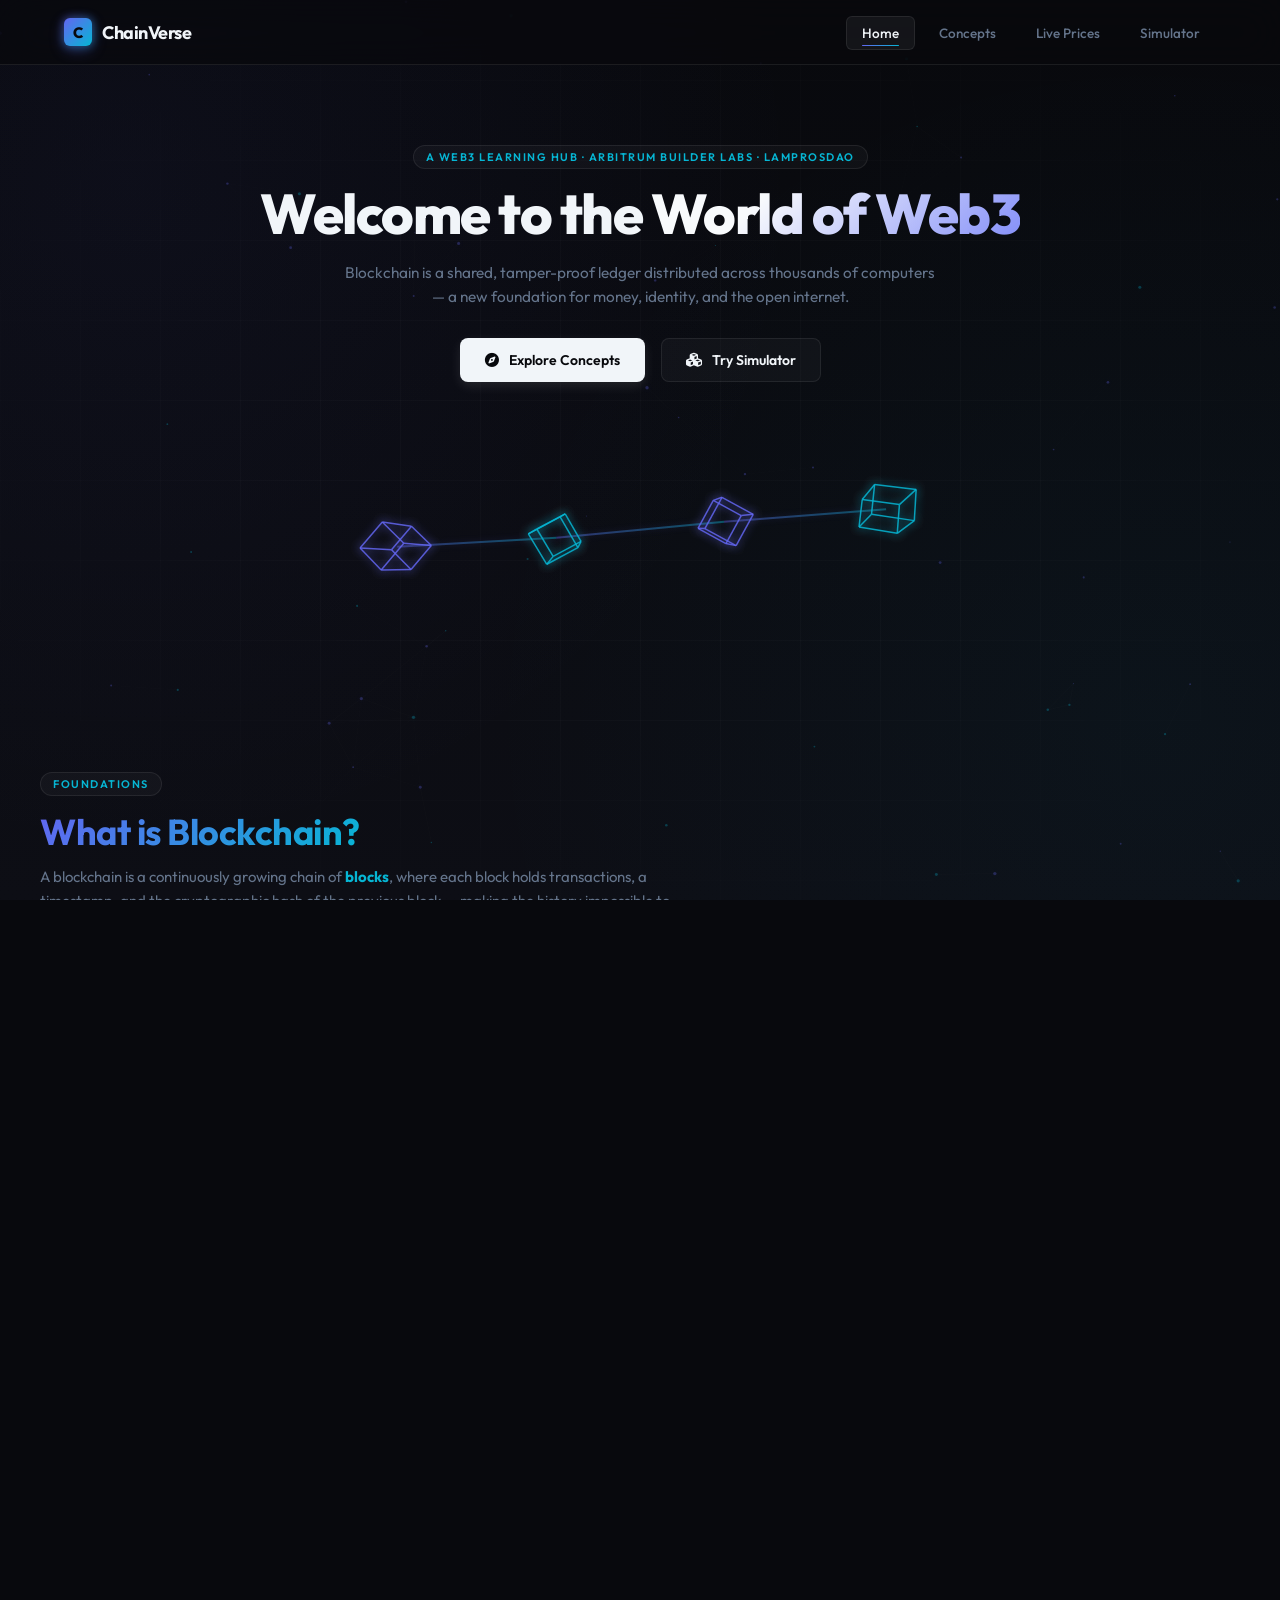
<file: index.html>
<!DOCTYPE html>
<html lang="en">
<head>
  <meta charset="UTF-8" />
  <meta name="viewport" content="width=device-width, initial-scale=1.0" />
  <title>ChainVerse — Welcome to the World of Web3</title>
  <meta name="description" content="ChainVerse is a dark futuristic Web3 learning hub: learn blocks, compare concepts, watch live crypto prices, and mine a simulated block." />
  <link rel="stylesheet" href="style.css" />
  <link rel="stylesheet" href="https://cdnjs.cloudflare.com/ajax/libs/font-awesome/6.5.1/css/all.min.css" />
  <link rel="icon" href="data:image/svg+xml;utf8,<svg xmlns='http://www.w3.org/2000/svg' viewBox='0 0 64 64'><defs><linearGradient id='g' x1='0' y1='0' x2='1' y2='1'><stop offset='0' stop-color='%238a5cff'/><stop offset='1' stop-color='%2321e6ff'/></linearGradient></defs><rect width='64' height='64' rx='14' fill='url(%23g)'/><text x='32' y='44' font-family='Space Grotesk' font-size='42' font-weight='800' text-anchor='middle' fill='%23050710'>C</text></svg>" />
  <script src="nav.js" defer></script>
</head>
<body>
  <!-- BG + NAV injected by nav.js -->

  <!-- HERO -->
  <header class="hero container">
    <span class="eyebrow reveal">A Web3 Learning Hub · Arbitrum Builder Labs · LamprosDAO</span>
    <h1 class="reveal delay-1">
      Welcome to the <span class="grad">World of Web3</span>
    </h1>
    <p class="lead reveal delay-2">
      Blockchain is a shared, tamper-proof ledger distributed across thousands of computers —
      a new foundation for money, identity, and the open internet.
    </p>
    <div class="flex gap-16 reveal delay-3">
      <a href="concepts.html" class="btn btn-primary">
        <i class="fa-solid fa-compass"></i> Explore Concepts
      </a>
      <a href="simulator.html" class="btn btn-secondary">
        <i class="fa-solid fa-cubes"></i> Try Simulator
      </a>
    </div>

    <!-- Floating animated chain of glowing blocks -->
    <canvas id="heroChain" class="chain-canvas" aria-hidden="true"></canvas>
  </header>

  <!-- WHAT IS BLOCKCHAIN -->
  <section class="section container">
    <div class="reveal" style="max-width:820px;">
      <span class="eyebrow">Foundations</span>
      <h2 class="section-title"><span class="grad">What is Blockchain?</span></h2>
      <p class="section-sub">
        A blockchain is a continuously growing chain of <strong style="color:var(--cyan)">blocks</strong>,
        where each block holds transactions, a timestamp, and the cryptographic
        hash of the previous block — making the history impossible to rewrite without breaking the whole chain.
      </p>
    </div>

    <div class="grid-3 mt-32">
      <div class="glass feature-card reveal">
        <div class="icon"><i class="fa-solid fa-cube"></i></div>
        <h3>Blocks</h3>
        <p>Containers of transactions grouped together and sealed with a cryptographic hash, then chained to the previous block.</p>
      </div>
      <div class="glass feature-card reveal delay-1">
        <div class="icon"><i class="fa-solid fa-link"></i></div>
        <h3>Chain</h3>
        <p>Every block references its predecessor's hash. Change one byte in old data and every following link goes red.</p>
      </div>
      <div class="glass feature-card reveal delay-2">
        <div class="icon"><i class="fa-solid fa-network-wired"></i></div>
        <h3>Decentralized</h3>
        <p>Thousands of independent nodes keep identical copies. There is no single server to hack or shut down.</p>
      </div>
    </div>
  </section>

  <!-- HOW WEB3 IS DIFFERENT -->
  <section class="section container">
    <div class="reveal" style="text-align:center; max-width:820px; margin:0 auto;">
      <span class="eyebrow">Web2 vs Web3</span>
      <h2 class="section-title center"><span class="grad">How Web3 is Different</span></h2>
      <p class="section-sub center" style="margin-left:auto; margin-right:auto;">
        Web3 hands power back to users — no middlemen, no platform-owned data, no silent gatekeepers.
      </p>
    </div>

    <div class="stats">
      <div class="glass stat reveal">
        <div class="num" data-cv-count="100" data-cv-suffix="%">0%</div>
        <div class="label">Decentralized</div>
      </div>
      <div class="glass stat reveal delay-1">
        <div class="num" data-cv-count="0" data-cv-suffix="">0</div>
        <div class="label">Central Authority</div>
      </div>
      <div class="glass stat reveal delay-2">
        <div class="num" data-cv-count="100" data-cv-suffix="%">0%</div>
        <div class="label">Trustless Transactions</div>
      </div>
    </div>
  </section>

  <!-- KEY PILLARS OF WEB3 -->
  <section class="section container">
    <div class="reveal" style="max-width:820px;">
      <span class="eyebrow">Core Pillars</span>
      <h2 class="section-title"><span class="grad">Key Pillars of Web3</span></h2>
      <p class="section-sub">Three principles define the new internet — and each one is enforced by math, not promises.</p>
    </div>

    <div class="grid-3 mt-32">
      <div class="glass feature-card reveal">
        <div class="icon"><i class="fa-solid fa-globe"></i></div>
        <h3>Decentralization</h3>
        <p>No single company stores your data or decides the rules. The network is owned and operated by its users.</p>
      </div>
      <div class="glass feature-card reveal delay-1">
        <div class="icon"><i class="fa-solid fa-eye"></i></div>
        <h3>Transparency</h3>
        <p>Every transaction is verifiable on a public ledger. You can audit, prove, and trust without asking permission.</p>
      </div>
      <div class="glass feature-card reveal delay-2">
        <div class="icon"><i class="fa-solid fa-shield-halved"></i></div>
        <h3>Security</h3>
        <p>Cryptography and consensus replace trust. Tampering with one block requires breaking millions of computers.</p>
      </div>
    </div>
  </section>

  <!-- WHY IT MATTERS -->
  <section class="section container">
    <div class="reveal" style="max-width:820px;">
      <span class="eyebrow">Real World</span>
      <h2 class="section-title"><span class="grad">Why It Matters</span></h2>
      <p class="section-sub">A premium Web3 product starts with the right mental model.</p>
    </div>

    <div class="glass reveal mt-32" style="padding:42px; max-width:980px; margin-left:auto; margin-right:auto; position:relative; overflow:hidden;">
      <div style="position:absolute; inset:0; background:radial-gradient(circle at 80% 20%, rgba(33,230,255,0.18), transparent 60%); pointer-events:none;"></div>
      <h3 style="font-family:'Space Grotesk'; font-size:24px; margin-bottom:14px; color:var(--text);">A new foundation for finance, identity & ownership</h3>
      <p style="color:var(--muted); line-height:1.7; font-size:15.5px; max-width:780px;">
        From cross-border payments that settle in seconds, to digital identities you actually own,
        to provable scarcity for art and in-game items — blockchain unlocks use cases the old internet simply cannot offer.
        Master these primitives and you understand the next decade of software.
      </p>
      <div class="flex gap-12 mt-24" style="flex-wrap:wrap;">
        <span class="badge" style="padding:6px 14px; border:1px solid var(--panel-border); border-radius:999px; font-size:12px; color:var(--cyan);">DeFi</span>
        <span class="badge" style="padding:6px 14px; border:1px solid var(--panel-border); border-radius:999px; font-size:12px; color:var(--violet);">Self-Sovereign Identity</span>
        <span class="badge" style="padding:6px 14px; border:1px solid var(--panel-border); border-radius:999px; font-size:12px; color:var(--pink);">NFTs & Ownership</span>
        <span class="badge" style="padding:6px 14px; border:1px solid var(--panel-border); border-radius:999px; font-size:12px; color:var(--green);">DAOs</span>
      </div>
    </div>
  </section>

  <!-- CHAINVERSE ABOUT STRIP -->
  <section class="section container">
    <div class="glass reveal" style="padding:24px 28px; display:flex; align-items:center; justify-content:space-between; gap:24px; flex-wrap:wrap;">
      <div>
        <h3 style="font-family:'Space Grotesk'; font-size:20px; margin-bottom:6px;">Track the markets live</h3>
        <p style="color:var(--muted); font-size:14.5px;">Real-time prices for BTC, ETH, SOL & MATIC via the CoinGecko public API.</p>
      </div>
      <a href="prices.html" class="btn btn-secondary btn-mini">Open Live Prices <i class="fa-solid fa-arrow-right"></i></a>
    </div>
  </section>

  <!-- FOOTER -->
  <footer class="footer container">
    <p>Built with <span class="heart">♥</span> by <strong>Om Trivedi</strong> · <a href="https://github.com/omkumartrivedi2006-sketch/" target="_blank" rel="noopener">GitHub</a> · Batch: <strong>LDRP-ITR</strong></p>
    <p style="margin-top:6px; font-size:12.5px; opacity:0.7;">ChainVerse © 2025 — A premium Web3 learning experience.</p>
  </footer>

  <script>
    /* HERO CHAIN ANIMATION — rotating 3D wireframe cubes projected on 2D canvas */
    (function () {
      const c = document.getElementById('heroChain');
      if (!c) return;
      const ctx = c.getContext('2d');
      let w = 0, h = 0;

      function resize() {
        const r = c.getBoundingClientRect();
        w = c.width  = r.width * (window.devicePixelRatio || 1);
        h = c.height = r.height * (window.devicePixelRatio || 1);
        ctx.setTransform(window.devicePixelRatio || 1, 0, 0, window.devicePixelRatio || 1, 0, 0);
      }
      resize();
      window.addEventListener('resize', resize);

      // Define 3D wireframe cubes
      const count = 4;
      const cubes = Array.from({ length: count }, (_, i) => ({
        offsetY: i * 0.8, // wave offset offset
        rotX: Math.random() * Math.PI,
        rotY: Math.random() * Math.PI,
        rotZ: Math.random() * Math.PI,
        speedX: 0.005,
        speedY: 0.008,
        speedZ: 0.004,
        size: 32
      }));

      function rotateAndProject(x, y, z, rotX, rotY, rotZ, cx, cy, cz) {
        // Rotate Y
        let x1 = x * Math.cos(rotY) - z * Math.sin(rotY);
        let z1 = x * Math.sin(rotY) + z * Math.cos(rotY);

        // Rotate X
        let y2 = y * Math.cos(rotX) - z1 * Math.sin(rotX);
        let z2 = y * Math.sin(rotX) + z1 * Math.cos(rotX);

        // Rotate Z
        let x3 = x1 * Math.cos(rotZ) - y2 * Math.sin(rotZ);
        let y3 = x1 * Math.sin(rotZ) + y2 * Math.cos(rotZ);

        const rx = x3 + cx;
        const ry = y3 + cy;
        const rz = z2 + cz;

        const fov = 300;
        const scale = fov / (fov + rz);
        return {
          x: rx * scale,
          y: ry * scale,
          z: rz
        };
      }

      function drawCube(cx, cy, cz, size, rotX, rotY, rotZ, color) {
        const half = size / 2;
        const localVertices = [
          [-half, -half, -half],
          [half, -half, -half],
          [half, half, -half],
          [-half, half, -half],
          [-half, -half, half],
          [half, -half, half],
          [half, half, half],
          [-half, half, half]
        ];

        const projected = localVertices.map(v => 
          rotateAndProject(v[0], v[1], v[2], rotX, rotY, rotZ, cx, cy, cz)
        );

        const edges = [
          [0,1], [1,2], [2,3], [3,0], // back
          [4,5], [5,6], [6,7], [7,4], // front
          [0,4], [1,5], [2,6], [3,7]  // connecting edges
        ];

        ctx.strokeStyle = color;
        ctx.lineWidth = 1.5;
        ctx.shadowColor = color;
        ctx.shadowBlur = 8;

        edges.forEach(edge => {
          ctx.beginPath();
          ctx.moveTo(projected[edge[0]].x, projected[edge[0]].y);
          ctx.lineTo(projected[edge[1]].x, projected[edge[1]].y);
          ctx.stroke();
        });
        ctx.shadowBlur = 0;
      }

      function draw() {
        const clientW = c.clientWidth;
        const clientH = c.clientHeight;
        ctx.clearRect(0, 0, clientW, clientH);

        ctx.save();
        ctx.translate(clientW / 2, clientH / 2);

        const t = performance.now() / 1000;
        const spacing = Math.min(clientW / (count + 1.2), 160);

        const centers = cubes.map((cube, i) => {
          const cx = (i - (count - 1) / 2) * spacing;
          const cy = Math.sin(t * 1.2 + cube.offsetY) * 20;
          const cz = Math.cos(t * 1.2 + cube.offsetY) * 15;
          return { cx, cy, cz };
        });

        // Draw connections
        ctx.lineWidth = 2;
        for (let i = 0; i < centers.length - 1; i++) {
          const p1 = rotateAndProject(0, 0, 0, 0, 0, 0, centers[i].cx, centers[i].cy, centers[i].cz);
          const p2 = rotateAndProject(0, 0, 0, 0, 0, 0, centers[i+1].cx, centers[i+1].cy, centers[i+1].cz);
          
          const g = ctx.createLinearGradient(p1.x, p1.y, p2.x, p2.y);
          g.addColorStop(0, 'rgba(99, 102, 241, 0.4)');
          g.addColorStop(1, 'rgba(6, 182, 212, 0.4)');
          ctx.strokeStyle = g;
          ctx.shadowColor = 'rgba(99, 102, 241, 0.4)';
          ctx.shadowBlur = 6;
          
          ctx.beginPath();
          ctx.moveTo(p1.x, p1.y);
          ctx.lineTo(p2.x, p2.y);
          ctx.stroke();
        }
        ctx.shadowBlur = 0;

        // Draw cubes
        cubes.forEach((cube, i) => {
          cube.rotX += cube.speedX;
          cube.rotY += cube.speedY;
          cube.rotZ += cube.speedZ;

          const color = i % 2 === 0 ? 'rgba(99, 102, 241, 0.85)' : 'rgba(6, 182, 212, 0.85)';
          const center = centers[i];
          drawCube(center.cx, center.cy, center.cz, cube.size, cube.rotX, cube.rotY, cube.rotZ, color);
        });

        ctx.restore();
        requestAnimationFrame(draw);
      }
      draw();
    })();

    /* ANIMATE STATS on scroll into view */
    (function () {
      const io = new IntersectionObserver(entries => {
        entries.forEach(en => {
          if (!en.isIntersecting) return;
          const el = en.target;
          const n   = parseInt(el.dataset.cvCount, 10);
          const suf = el.dataset.cvSuffix || '';
          if (window.cvCount) window.cvCount(el, n, 1600, suf);
          io.unobserve(el);
        });
      }, { threshold: 0.4 });
      document.querySelectorAll('[data-cv-count]').forEach(el => io.observe(el));
    })();
  </script>
</body>
</html>
</file>
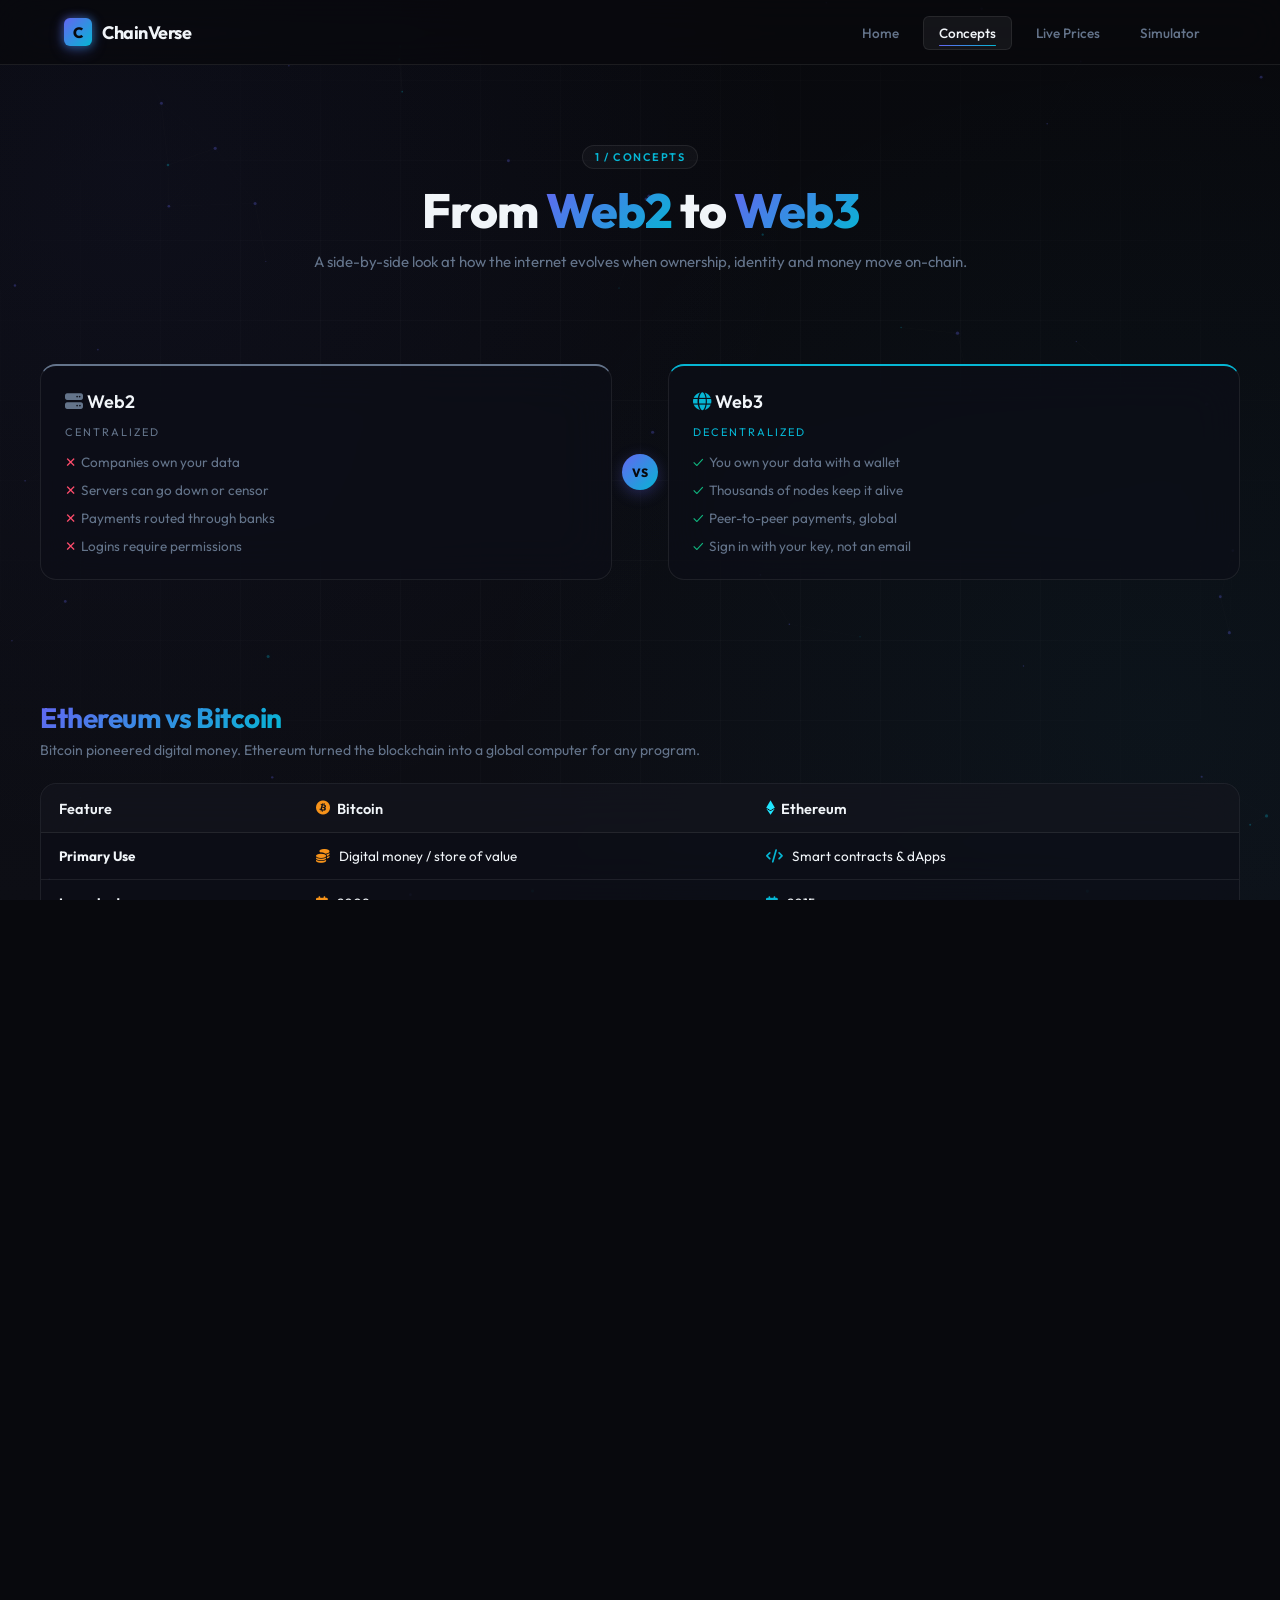
<file: concepts.html>
<!DOCTYPE html>
<html lang="en">
<head>
  <meta charset="UTF-8" />
  <meta name="viewport" content="width=device-width, initial-scale=1.0" />
  <title>Concepts — ChainVerse</title>
  <link rel="stylesheet" href="style.css" />
  <link rel="stylesheet" href="https://cdnjs.cloudflare.com/ajax/libs/font-awesome/6.5.1/css/all.min.css" />
  <link rel="icon" href="data:image/svg+xml;utf8,<svg xmlns='http://www.w3.org/2000/svg' viewBox='0 0 64 64'><defs><linearGradient id='g' x1='0' y1='0' x2='1' y2='1'><stop offset='0' stop-color='%238a5cff'/><stop offset='1' stop-color='%2321e6ff'/></linearGradient></defs><rect width='64' height='64' rx='14' fill='url(%23g)'/><text x='32' y='44' font-family='Space Grotesk' font-size='42' font-weight='800' text-anchor='middle' fill='%23050710'>C</text></svg>" />
  <script src="nav.js" defer></script>
  <style>
    /* ---------- CONCEPTS PAGE ---------- */
    .c-hero { padding: 80px 0 30px; text-align: center; }
    .c-hero h1 {
      font-size: clamp(30px, 4.5vw, 48px);
      font-weight: 800;
      line-height: 1.15;
      margin-bottom: 12px;
      letter-spacing: -1px;
    }
    .c-hero h1 .grad { background: var(--grad); -webkit-background-clip: text; background-clip: text; color: transparent; }
    .c-hero p { color: var(--muted); font-size: 15px; max-width: 680px; margin: 0 auto; line-height: 1.6; }

    .concept-grid { display: grid; gap: 24px; }

    /* FLIP CARDS */
    .flip-card {
      perspective: 1200px;
      height: 330px;
      cursor: pointer;
    }
    .flip-inner {
      position: relative;
      width: 100%; height: 100%;
      transition: transform 0.7s cubic-bezier(0.16, 1, 0.3, 1);
      transform-style: preserve-3d;
    }
    .flip-card:hover .flip-inner,
    .flip-card.flipped .flip-inner { transform: rotateY(180deg); }
    .flip-face {
      position: absolute; inset: 0;
      backface-visibility: hidden;
      -webkit-backface-visibility: hidden;
      border-radius: var(--radius);
      background: var(--panel);
      border: 1px solid var(--panel-border);
      backdrop-filter: blur(24px) saturate(120%);
      -webkit-backdrop-filter: blur(24px) saturate(120%);
      box-shadow: var(--shadow-card);
      padding: 24px;
      display: flex; flex-direction: column;
      overflow: hidden;
    }
    .flip-face::before {
      content: "";
      position: absolute; inset: 0;
      border-radius: inherit; padding: 1px;
      background: linear-gradient(135deg, rgba(255,255,255,0.08), rgba(255,255,255,0.02), transparent 70%);
      -webkit-mask: linear-gradient(#000 0 0) content-box, linear-gradient(#000 0 0);
              mask: linear-gradient(#000 0 0) content-box, linear-gradient(#000 0 0);
      -webkit-mask-composite: xor; mask-composite: exclude;
      pointer-events: none;
    }
    .flip-back { transform: rotateY(180deg); }
    .flip-face h3 { font-size: 18px; font-weight: 600; margin-bottom: 10px; letter-spacing: -0.3px; }
    .flip-face .tag { font-size: 10px; letter-spacing: 1.5px; text-transform: uppercase; color: var(--cyan); margin-bottom: 4px; font-weight: 600; }
    .flip-face .lead { color: var(--text); font-size: 13.5px; margin-bottom: 12px; line-height: 1.5; }
    .flip-face ul { list-style: none; display: flex; flex-direction: column; gap: 6px; flex: 1; }
    .flip-face ul li { color: var(--muted); font-size: 12.5px; line-height: 1.4; padding-left: 14px; position: relative; }
    .flip-face ul li::before {
      content: "•"; position: absolute; left: 0; top: 0;
      color: var(--violet); font-weight: 700;
    }
    .flip-face .flip-icon {
      width: 40px; height: 40px;
      border-radius: 8px;
      display: grid; place-items: center;
      background: rgba(255, 255, 255, 0.03);
      color: var(--cyan);
      font-size: 16px;
      margin-bottom: 12px;
      box-shadow: inset 0 0 0 1px var(--panel-border);
    }
    .flip-hint {
      position: absolute; bottom: 12px; right: 16px;
      font-size: 10px; color: var(--muted);
      letter-spacing: 1px; text-transform: uppercase;
      font-weight: 500;
    }

    /* SIDE-BY-SIDE COMPARISON */
    .compare {
      display: grid; grid-template-columns: 1fr auto 1fr; gap: 0;
      align-items: stretch;
    }
    @media (max-width: 800px) { .compare { grid-template-columns: 1fr; } }
    .vs-col {
      padding: 24px;
      background: var(--panel);
      border: 1px solid var(--panel-border);
      border-radius: var(--radius);
      backdrop-filter: blur(24px); -webkit-backdrop-filter: blur(24px);
      display: flex; flex-direction: column;
      transition: border-color .3s var(--ease), box-shadow .3s var(--ease);
      transform-style: preserve-3d;
      position: relative;
      overflow: hidden;
    }
    .vs-col:hover { border-color: rgba(255, 255, 255, 0.15); box-shadow: 0 20px 40px rgba(0,0,0,0.5); }
    .vs-col.web2 { border-top: 2px solid var(--muted); }
    .vs-col.web3 { border-top: 2px solid var(--cyan); }
    .vs-col h4 { font-size: 18px; margin-bottom: 12px; font-weight: 600; }
    .vs-col.web2 h4 i { color: var(--muted); }
    .vs-col.web3 h4 i { color: var(--cyan); }
    .vs-divider {
      display: grid; place-items: center;
      padding: 0 10px;
    }
    .vs-divider span {
      width: 36px; height: 36px;
      border-radius: 50%;
      display: grid; place-items: center;
      background: var(--grad);
      color: #08090d; font-weight: 800;
      box-shadow: 0 4px 15px rgba(99, 102, 241, 0.3);
      font-size: 12px;
    }

    /* KEY DIAGRAM */
    .key-diagram {
      display: grid; grid-template-columns: 1fr auto 1fr; gap: 20px; align-items: center;
    }
    @media (max-width: 800px) { .key-diagram { grid-template-columns: 1fr; } }
    .key-pill {
      padding: 20px;
      border-radius: var(--radius);
      background: var(--panel);
      border: 1px solid var(--panel-border);
      backdrop-filter: blur(24px);
      text-align: center;
      transition: border-color 0.3s ease, box-shadow 0.3s ease;
      position: relative;
      overflow: hidden;
    }
    .key-pill:hover { border-color: rgba(255, 255, 255, 0.15); }
    .key-pill.public { border-color: rgba(6, 182, 212, 0.25); }
    .key-pill.private { border-color: rgba(236, 72, 153, 0.25); }
    .key-pill h4 { font-size: 16px; margin-bottom: 6px; font-weight: 600; }
    .key-pill .hashcode {
      font-family: 'JetBrains Mono', monospace;
      font-size: 11px;
      color: var(--cyan);
      background: rgba(0,0,0,0.4);
      padding: 8px 10px;
      border-radius: 6px;
      word-break: break-all;
      margin: 12px 0;
      border: 1px solid rgba(255,255,255,0.03);
    }
    .key-pill.private .hashcode { color: var(--pink); }
    .key-arrow {
      display: grid; place-items: center;
      font-size: 24px; color: var(--violet);
      animation: arrowFlick 1.6s ease-in-out infinite;
    }
    @keyframes arrowFlick {
      0%,100% { transform: translateX(0); opacity: 1; }
      50%     { transform: translateX(4px); opacity: 0.6; }
    }

    /* COMPARISON TABLE */
    .compare-table {
      width: 100%;
      border-collapse: separate;
      border-spacing: 0;
      background: var(--panel);
      border: 1px solid var(--panel-border);
      border-radius: var(--radius);
      overflow: hidden;
      backdrop-filter: blur(24px);
    }
    .compare-table th, .compare-table td {
      padding: 14px 18px;
      text-align: left;
      font-size: 13.5px;
      border-bottom: 1px solid var(--panel-border);
    }
    .compare-table th {
      background: rgba(255,255,255,0.02);
      color: var(--text);
      font-size: 14.5px;
      font-weight: 600;
    }
    .compare-table tr:last-child td { border-bottom: none; }
    .compare-table tr:hover td { background: rgba(255, 255, 255, 0.02); }
    .compare-table .eth-row i { color: var(--cyan); margin-right: 6px; }
    .compare-table .btc-row i { color: #f7931a; margin-right: 6px; }
    .coin-badge {
      display: inline-flex; align-items: center; gap: 6px;
      font-weight: 600;
    }

    @media (max-width: 700px) {
      .compare-table th, .compare-table td { padding: 10px; font-size: 12.5px; }
    }

    .concept-section { padding: 60px 0; }
    .concept-section h2 {
      font-size: clamp(22px, 3vw, 28px);
      margin-bottom: 6px;
      font-weight: 700;
      letter-spacing: -0.5px;
    }
    .concept-section h2 .grad { background: var(--grad); -webkit-background-clip: text; background-clip: text; color: transparent; }
    .concept-section .lead { color: var(--muted); margin-bottom: 24px; font-size: 14px; }
  </style>
</head>
<body>

  <!-- ===== 1) WEB2 vs WEB3 ===== -->
  <header class="c-hero container">
    <span class="eyebrow reveal">1 / Concepts</span>
    <h1 class="reveal delay-1">From <span class="grad">Web2</span> to <span class="grad">Web3</span></h1>
    <p class="reveal delay-2">A side-by-side look at how the internet evolves when ownership, identity and money move on-chain.</p>
  </header>

  <section class="concept-section container">
    <div class="reveal compare">
      <div class="vs-col web2">
        <h4><i class="fa-solid fa-server"></i> Web2</h4>
        <span class="tag" style="font-size:11px;letter-spacing:2px;text-transform:uppercase;color:var(--muted);margin-bottom:14px;display:block;">Centralized</span>
        <ul style="list-style:none;display:flex;flex-direction:column;gap:10px;">
          <li style="color:var(--muted);font-size:13.5px;padding-left:16px;position:relative;"><span style="position:absolute;left:0;color:#ff4d6d;">✕</span> Companies own your data</li>
          <li style="color:var(--muted);font-size:13.5px;padding-left:16px;position:relative;"><span style="position:absolute;left:0;color:#ff4d6d;">✕</span> Servers can go down or censor</li>
          <li style="color:var(--muted);font-size:13.5px;padding-left:16px;position:relative;"><span style="position:absolute;left:0;color:#ff4d6d;">✕</span> Payments routed through banks</li>
          <li style="color:var(--muted);font-size:13.5px;padding-left:16px;position:relative;"><span style="position:absolute;left:0;color:#ff4d6d;">✕</span> Logins require permissions</li>
        </ul>
      </div>
      <div class="vs-divider"><span>VS</span></div>
      <div class="vs-col web3">
        <h4><i class="fa-solid fa-globe"></i> Web3</h4>
        <span class="tag" style="font-size:11px;letter-spacing:2px;text-transform:uppercase;color:var(--cyan);margin-bottom:14px;display:block;">Decentralized</span>
        <ul style="list-style:none;display:flex;flex-direction:column;gap:10px;">
          <li style="color:var(--muted);font-size:13.5px;padding-left:16px;position:relative;"><span style="position:absolute;left:0;color:var(--green);">✓</span> You own your data with a wallet</li>
          <li style="color:var(--muted);font-size:13.5px;padding-left:16px;position:relative;"><span style="position:absolute;left:0;color:var(--green);">✓</span> Thousands of nodes keep it alive</li>
          <li style="color:var(--muted);font-size:13.5px;padding-left:16px;position:relative;"><span style="position:absolute;left:0;color:var(--green);">✓</span> Peer-to-peer payments, global</li>
          <li style="color:var(--muted);font-size:13.5px;padding-left:16px;position:relative;"><span style="position:absolute;left:0;color:var(--green);">✓</span> Sign in with your key, not an email</li>
        </ul>
      </div>
    </div>
  </section>

  <!-- ===== 2) ETHEREUM vs BITCOIN ===== -->
  <section class="concept-section container">
    <h2 class="reveal"><span class="grad">Ethereum vs Bitcoin</span></h2>
    <p class="lead reveal">Bitcoin pioneered digital money. Ethereum turned the blockchain into a global computer for any program.</p>

    <div class="reveal" style="overflow-x:auto;">
      <table class="compare-table">
        <thead>
          <tr>
            <th>Feature</th>
            <th><span class="coin-badge"><i class="fa-brands fa-bitcoin" style="color:#f7931a"></i> Bitcoin</span></th>
            <th><span class="coin-badge"><i class="fa-brands fa-ethereum" style="color:#21e6ff"></i> Ethereum</span></th>
          </tr>
        </thead>
        <tbody>
          <tr>
            <td><strong>Primary Use</strong></td>
            <td class="btc-row"><i class="fa-solid fa-coins"></i> Digital money / store of value</td>
            <td class="eth-row"><i class="fa-solid fa-code"></i> Smart contracts & dApps</td>
          </tr>
          <tr>
            <td><strong>Launched</strong></td>
            <td class="btc-row"><i class="fa-solid fa-calendar"></i> 2009</td>
            <td class="eth-row"><i class="fa-solid fa-calendar"></i> 2015</td>
          </tr>
          <tr>
            <td><strong>Block Time</strong></td>
            <td class="btc-row"><i class="fa-solid fa-clock"></i> ~10 minutes</td>
            <td class="eth-row"><i class="fa-solid fa-clock"></i> ~12 seconds</td>
          </tr>
          <tr>
            <td><strong>Consensus</strong></td>
            <td class="btc-row"><i class="fa-solid fa-hammer"></i> Proof of Work</td>
            <td class="eth-row"><i class="fa-solid fa-shield-halved"></i> Proof of Stake</td>
          </tr>
          <tr>
            <td><strong>Supply Cap</strong></td>
            <td class="btc-row"><i class="fa-solid fa-lock"></i> 21 million BTC</td>
            <td class="eth-row"><i class="fa-solid fa-infinity"></i> No hard cap (issuance low)</td>
          </tr>
          <tr>
            <td><strong>Scripting</strong></td>
            <td class="btc-row"><i class="fa-solid fa-circle-xmark" style="color:#ff4d6d"></i> Limited</td>
            <td class="eth-row"><i class="fa-solid fa-circle-check" style="color:var(--green)"></i> Turing-complete (Solidity, Vyper)</td>
          </tr>
          <tr>
            <td><strong>Token Standard</strong></td>
            <td class="btc-row"><i class="fa-solid fa-circle-xmark" style="color:#ff4d6d"></i> None</td>
            <td class="eth-row"><i class="fa-solid fa-circle-check" style="color:var(--green)"></i> ERC-20, ERC-721, ERC-1155</td>
          </tr>
        </tbody>
      </table>
    </div>
  </section>

  <!-- ===== 3) PUBLIC KEY vs PRIVATE KEY ===== -->
  <section class="concept-section container">
    <h2 class="reveal"><span class="grad">Public Key vs Private Key</span></h2>
    <p class="lead reveal">Your wallet is a pair of cryptographic keys: a public one you share with the world, and a private one you guard for life.</p>

    <div class="reveal key-diagram">
      <div class="key-pill public">
        <div style="font-size:28px; color:var(--cyan); margin-bottom:8px;"><i class="fa-solid fa-key"></i></div>
        <h4 style="color:var(--cyan);">Public Key</h4>
        <p style="color:var(--muted); font-size:13.5px;">Your wallet address. Safe to share — that's how people send you funds.</p>
        <div class="hashcode">0x7a3F...bE21</div>
        <p style="color:var(--muted); font-size:12px;"><i class="fa-solid fa-eye"></i> Visible to everyone</p>
      </div>

      <div class="key-arrow"><i class="fa-solid fa-arrow-right-arrow-left"></i></div>

      <div class="key-pill private">
        <div style="font-size:28px; color:var(--pink); margin-bottom:8px;"><i class="fa-solid fa-lock"></i></div>
        <h4 style="color:var(--pink);">Private Key</h4>
        <p style="color:var(--muted); font-size:13.5px;">Your secret signature. Never share it. Whoever owns it owns the wallet.</p>
        <div class="hashcode" style="color:var(--pink);">a91c2f...8dB7 ████</div>
        <p style="color:var(--muted); font-size:12px;"><i class="fa-solid fa-user-shield"></i> Yours alone</p>
      </div>
    </div>
  </section>

  <!-- ===== 4) BLOCKCHAIN vs TRADITIONAL DB ===== -->
  <section class="concept-section container">
    <h2 class="reveal"><span class="grad">Blockchain vs Traditional Database</span></h2>
    <p class="lead reveal">Same data, different trust model — one is owned and editable, the other is append-only and verifiable.</p>

    <div class="reveal compare">
      <div class="vs-col web2">
        <h4><i class="fa-solid fa-database"></i> Traditional DB</h4>
        <ul style="list-style:none;display:flex;flex-direction:column;gap:10px;margin-top:10px;">
          <li style="color:var(--muted);font-size:13.5px;padding-left:16px;position:relative;"><span style="position:absolute;left:0;color:var(--violet);">●</span> Central administrator</li>
          <li style="color:var(--muted);font-size:13.5px;padding-left:16px;position:relative;"><span style="position:absolute;left:0;color:var(--violet);">●</span> Mutable — rows can be edited</li>
          <li style="color:var(--muted);font-size:13.5px;padding-left:16px;position:relative;"><span style="position:absolute;left:0;color:var(--violet);">●</span> Fast reads &amp; writes</li>
          <li style="color:var(--muted);font-size:13.5px;padding-left:16px;position:relative;"><span style="position:absolute;left:0;color:var(--violet);">●</span> Single source of truth</li>
          <li style="color:var(--muted);font-size:13.5px;padding-left:16px;position:relative;"><span style="position:absolute;left:0;color:var(--violet);">●</span> Trust the operator</li>
        </ul>
      </div>
      <div class="vs-divider"><span>VS</span></div>
      <div class="vs-col web3">
        <h4><i class="fa-solid fa-link"></i> Blockchain</h4>
        <ul style="list-style:none;display:flex;flex-direction:column;gap:10px;margin-top:10px;">
          <li style="color:var(--muted);font-size:13.5px;padding-left:16px;position:relative;"><span style="position:absolute;left:0;color:var(--cyan);">●</span> No administrator — peer network</li>
          <li style="color:var(--muted);font-size:13.5px;padding-left:16px;position:relative;"><span style="position:absolute;left:0;color:var(--cyan);">●</span> Append-only — history is tamper-evident</li>
          <li style="color:var(--muted);font-size:13.5px;padding-left:16px;position:relative;"><span style="position:absolute;left:0;color:var(--cyan);">●</span> Slower, finality in seconds/minutes</li>
          <li style="color:var(--muted);font-size:13.5px;padding-left:16px;position:relative;"><span style="position:absolute;left:0;color:var(--cyan);">●</span> Thousands of identical copies</li>
          <li style="color:var(--muted);font-size:13.5px;padding-left:16px;position:relative;"><span style="position:absolute;left:0;color:var(--cyan);">●</span> Trust the math &amp; consensus</li>
        </ul>
      </div>
    </div>
  </section>


  <footer class="footer container">
    <p>Built with <span class="heart">♥</span> by <strong>Ch Manoj</strong> · <a href="https://github.com/" target="_blank" rel="noopener">GitHub</a> · Batch: <strong>Arbitrum Builder Labs · LamprosDAO</strong></p>
    <p style="margin-top:6px; font-size:12.5px; opacity:0.7;">ChainVerse © 2025 — A premium Web3 learning experience.</p>
  </footer>

  <!-- FLIP CARDS INSERTS (smaller caption-grid) -->
  <section class="concept-section container">
    <h2 class="reveal"><span class="grad">Tap to Flip the Cards</span></h2>
    <p class="lead reveal">Hover any card to flip it. Front = the contrast, Back = what it means for you.</p>

    <div class="concept-grid" style="grid-template-columns:repeat(auto-fit,minmax(280px,1fr));">
      <!-- FLIP 1 -->
      <div class="flip-card reveal" tabindex="0">
        <div class="flip-inner">
          <div class="flip-face">
            <div class="flip-icon"><i class="fa-solid fa-user-shield"></i></div>
            <span class="tag">Identity</span>
            <h3>Web2 Login</h3>
            <p class="lead">Username + password stored on a company's server.</p>
            <ul>
              <li>Can be hacked or leaked in breaches</li>
              <li>You can be locked out at any time</li>
              <li>One identity per platform</li>
            </ul>
            <span class="flip-hint">Hover to flip →</span>
          </div>
          <div class="flip-face flip-back">
            <div class="flip-icon"><i class="fa-solid fa-key"></i></div>
            <span class="tag">Web3 Identity</span>
            <h3>Wallet Sign-In</h3>
            <p class="lead">One cryptographic key pair gives access to every app.</p>
            <ul>
              <li>No password to lose — math proves it's you</li>
              <li>Portable identity across all dApps</li>
              <li>You truly own your account</li>
            </ul>
            <span class="flip-hint">← Hover back</span>
          </div>
        </div>
      </div>

      <!-- FLIP 2 -->
      <div class="flip-card reveal delay-1" tabindex="0">
        <div class="flip-inner">
          <div class="flip-face">
            <div class="flip-icon"><i class="fa-brands fa-bitcoin"></i></div>
            <span class="tag">Bitcoin</span>
            <h3>Money Memo</h3>
            <p class="lead">Like digital gold — scarce, portable, censorship-resistant.</p>
            <ul>
              <li>21 million cap, ever</li>
              <li>Settlement in ~60 minutes</li>
              <li>Best for store-of-value narratives</li>
            </ul>
            <span class="flip-hint">Hover to flip →</span>
          </div>
          <div class="flip-face flip-back">
            <div class="flip-icon"><i class="fa-brands fa-ethereum"></i></div>
            <span class="tag">Ethereum</span>
            <h3>World Computer</h3>
            <p class="lead">A blockchain you can build any program on top of.</p>
            <ul>
              <li>Smart contracts handle logic</li>
              <li>Tokens, NFTs, DeFi, DAOs</li>
              <li>Settlement in ~12 seconds</li>
            </ul>
            <span class="flip-hint">← Hover back</span>
          </div>
        </div>
      </div>

      <!-- FLIP 3 -->
      <div class="flip-card reveal delay-2" tabindex="0">
        <div class="flip-inner">
          <div class="flip-face">
            <div class="flip-icon"><i class="fa-solid fa-lock"></i></div>
            <span class="tag">Private Key</span>
            <h3>Your Secret</h3>
            <p class="lead">A 64-hex-character password with infinite power.</p>
            <ul>
              <li>Signs every transaction</li>
              <li>Lost key = lost funds, forever</li>
              <li>Never type it on a website</li>
            </ul>
            <span class="flip-hint">Hover to flip →</span>
          </div>
          <div class="flip-face flip-back">
            <div class="flip-icon"><i class="fa-solid fa-key"></i></div>
            <span class="tag">Public Key</span>
            <h3>Your Address</h3>
            <p class="lead">Derived from the private key — share freely, lose nothing.</p>
            <ul>
              <li>Receives funds like an inbox</li>
              <li>Verifies signatures you created</li>
              <li>Safe to publish anywhere</li>
            </ul>
            <span class="flip-hint">← Hover back</span>
          </div>
        </div>
      </div>
    </div>
  </section>

  <script>
    // Click-to-flip for touch devices
    document.querySelectorAll('.flip-card').forEach(c => {
      c.addEventListener('click', () => c.classList.toggle('flipped'));
    });
  </script>
</body>
</html>
</file>
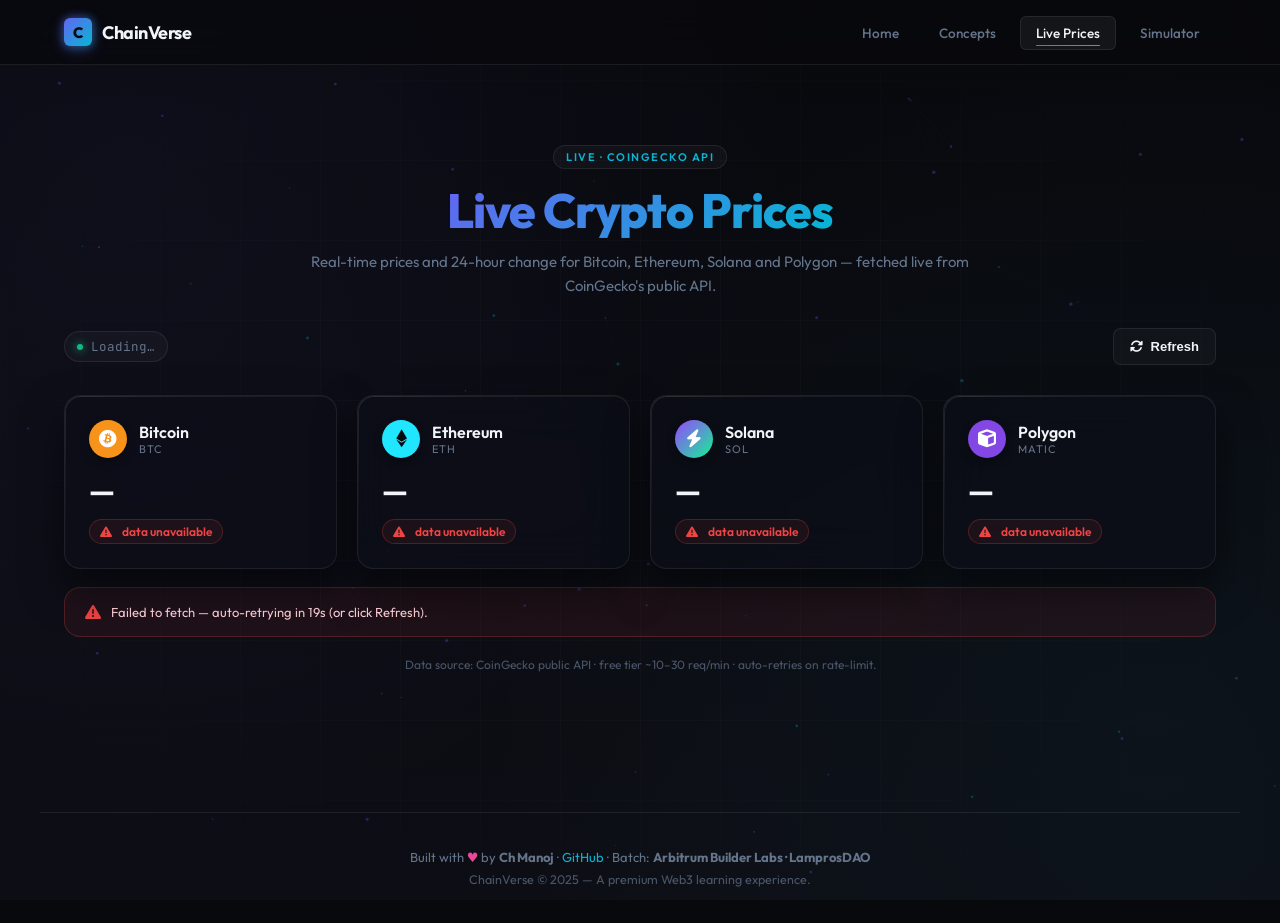
<file: prices.html>
<!DOCTYPE html>
<html lang="en">
<head>
  <meta charset="UTF-8" />
  <meta name="viewport" content="width=device-width, initial-scale=1.0" />
  <title>Live Prices — ChainVerse</title>
  <link rel="stylesheet" href="style.css" />
  <link rel="stylesheet" href="https://cdnjs.cloudflare.com/ajax/libs/font-awesome/6.5.1/css/all.min.css" />
  <link rel="icon" href="data:image/svg+xml;utf8,<svg xmlns='http://www.w3.org/2000/svg' viewBox='0 0 64 64'><defs><linearGradient id='g' x1='0' y1='0' x2='1' y2='1'><stop offset='0' stop-color='%238a5cff'/><stop offset='1' stop-color='%2321e6ff'/></linearGradient></defs><rect width='64' height='64' rx='14' fill='url(%23g)'/><text x='32' y='44' font-family='Space Grotesk' font-size='42' font-weight='800' text-anchor='middle' fill='%23050710'>C</text></svg>" />
  <script src="nav.js" defer></script>
  <style>
    /* ---------- PRICES PAGE ---------- */
    .p-hero { padding: 80px 0 30px; text-align: center; }
    .p-hero h1 {
      font-size: clamp(30px, 4.5vw, 48px);
      font-weight: 800;
      line-height: 1.15;
      margin-bottom: 12px;
      letter-spacing: -1px;
    }
    .p-hero h1 .grad { background: var(--grad); -webkit-background-clip: text; background-clip: text; color: transparent; }
    .p-hero p { color: var(--muted); font-size: 15px; max-width: 680px; margin: 0 auto; line-height: 1.6; }

    .toolbar {
      display: flex; align-items: center; justify-content: space-between;
      gap: 16px; flex-wrap: wrap;
      margin-bottom: 30px;
    }
    .pill-status {
      display: inline-flex; align-items: center; gap: 8px;
      padding: 6px 12px;
      border-radius: 999px;
      background: rgba(255,255,255,0.03);
      border: 1px solid var(--panel-border);
      font-size: 12.5px; color: var(--muted);
      font-family: 'JetBrains Mono', monospace;
    }
    .pill-status .dot {
      width: 6px; height: 6px; border-radius: 50%;
      background: var(--green);
      box-shadow: 0 0 8px var(--green);
      animation: blink 1.4s ease-in-out infinite;
    }
    @keyframes blink { 0%,100% { opacity: 1; } 50% { opacity: 0.4; } }

    .refresh-btn {
      display: inline-flex; align-items: center; gap: 8px;
      padding: 10px 16px;
      border-radius: 8px;
      background: rgba(255, 255, 255, 0.03);
      border: 1px solid var(--panel-border);
      color: var(--text); font-weight: 600; font-size: 13px;
      cursor: pointer;
      transition: border-color 0.25s ease, background-color 0.25s ease;
    }
    .refresh-btn:hover { background-color: rgba(255, 255, 255, 0.06); border-color: rgba(255, 255, 255, 0.15); }
    .refresh-btn.spinning .icon { animation: spin 1s linear infinite; }
    @keyframes spin { to { transform: rotate(360deg); } }

    .price-grid {
      display: grid; gap: 20px;
      grid-template-columns: repeat(auto-fit, minmax(260px, 1fr));
    }

    .price-card {
      padding: 24px;
      display: flex; flex-direction: column;
      position: relative;
      overflow: hidden;
      transition: border-color .3s var(--ease), box-shadow .3s var(--ease);
      transform-style: preserve-3d;
    }
    .price-card:hover {
      border-color: rgba(255, 255, 255, 0.15);
      box-shadow: 0 20px 40px rgba(0,0,0,0.5);
    }

    .coin-head {
      display: flex; align-items: center; gap: 12px; margin-bottom: 16px;
    }
    .coin-logo {
      width: 38px; height: 38px;
      border-radius: 50%;
      display: grid; place-items: center;
      font-size: 18px; font-weight: 700;
      color: #08090d;
      box-shadow: 0 4px 10px rgba(0,0,0,0.3);
    }
    .coin-logo.btc  { background: #f7931a; color: #fff; }
    .coin-logo.eth  { background: #21e6ff; color: #08090d; }
    .coin-logo.sol  { background: linear-gradient(135deg,#9945FF,#14F195); color:#fff; }
    .coin-logo.matic{ background: #8247E5; color: #fff; }
    .coin-name { font-size: 16px; font-weight: 600; }
    .coin-tick { color: var(--muted); font-size: 11px; letter-spacing: 1px; text-transform: uppercase; }

    .coin-price {
      font-size: clamp(24px, 2.5vw, 30px);
      font-weight: 700;
      letter-spacing: -0.5px;
      background: var(--text);
      -webkit-background-clip: text; background-clip: text;
      color: transparent;
      margin-bottom: 12px;
      line-height: 1.1;
    }
    .coin-change {
      display: inline-flex; align-items: center; gap: 6px;
      padding: 4px 10px;
      border-radius: 999px;
      font-weight: 600; font-size: 12px;
      align-self: flex-start;
    }
    .coin-change.up   { background: rgba(16,185,129,0.08); color: var(--green);  border: 1px solid rgba(16,185,129,0.25); }
    .coin-change.down { background: rgba(239,68,68,0.08); color: var(--red);    border: 1px solid rgba(239,68,68,0.25); }

    /* SKELETON */
    .skeleton {
      background: linear-gradient(90deg, rgba(255,255,255,0.02) 0%, rgba(255,255,255,0.08) 50%, rgba(255,255,255,0.02) 100%);
      background-size: 200% 100%;
      animation: shimmer 1.5s linear infinite;
      border-radius: 6px;
      color: transparent !important;
    }
    @keyframes shimmer { 0% { background-position: 200% 0; } 100% { background-position: -200% 0; } }
    .sk-line { height: 12px; margin: 6px 0; }

    .error-card {
      padding: 16px 20px;
      border-radius: var(--radius);
      background: rgba(239,68,68,0.08);
      border: 1px solid rgba(239,68,68,0.25);
      color: #ffd1da;
      font-size: 13px;
      display: flex; align-items: center; gap: 10px;
    }
    .error-card i { color: var(--red); font-size: 16px; }

    .coin-change i { margin-right: 4px; }

    /* Source status footer */
    .price-footer-note {
      margin-top: 20px;
      color: var(--muted);
      font-size: 12px;
      text-align: center;
      opacity: 0.7;
    }
  </style>
</head>
<body>

  <header class="p-hero container">
    <span class="eyebrow reveal">Live · CoinGecko API</span>
    <h1 class="reveal delay-1"><span class="grad">Live Crypto Prices</span></h1>
    <p class="reveal delay-2">Real-time prices and 24-hour change for Bitcoin, Ethereum, Solana and Polygon — fetched live from CoinGecko's public API.</p>
  </header>

  <main class="container" style="padding-bottom: 80px;">
    <div class="toolbar reveal">
      <span class="pill-status"><span class="dot"></span><span id="lastUpdated">Loading…</span></span>
      <button id="refreshBtn" class="refresh-btn">
        <span class="icon"><i class="fa-solid fa-rotate"></i></span>
        <span class="label">Refresh</span>
      </button>
    </div>

    <div id="priceGrid" class="price-grid">
      <!-- cards injected by prices.js -->
    </div>

    <div id="errorBox" class="error-card" style="display:none; margin-top: 18px;">
      <i class="fa-solid fa-triangle-exclamation"></i>
      <span id="errorMsg"></span>
    </div>

    <p class="price-footer-note">Data source: CoinGecko public API · free tier ~10–30 req/min · auto-retries on rate-limit.</p>
  </main>

  <footer class="footer container">
    <p>Built with <span class="heart">♥</span> by <strong>Ch Manoj</strong> · <a href="https://github.com/" target="_blank" rel="noopener">GitHub</a> · Batch: <strong>Arbitrum Builder Labs · LamprosDAO</strong></p>
    <p style="margin-top:6px; font-size:12.5px; opacity:0.7;">ChainVerse © 2025 — A premium Web3 learning experience.</p>
  </footer>

  <script src="prices.js" defer></script>
</body>
</html>
</file>
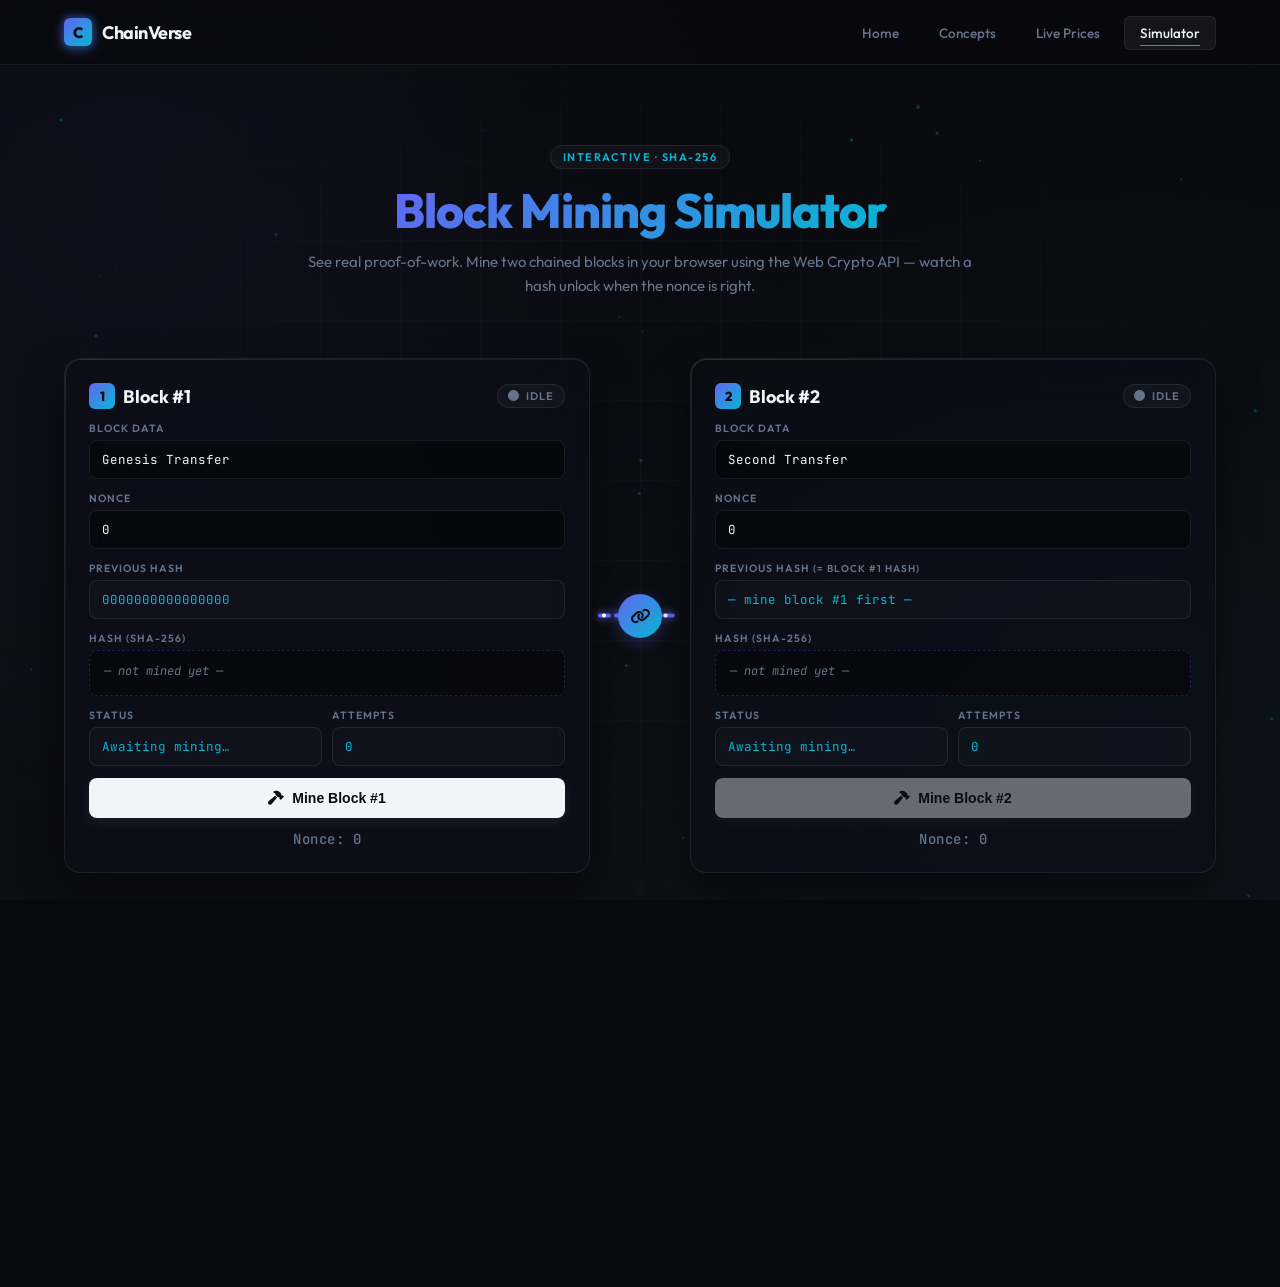
<file: simulator.html>
<!DOCTYPE html>
<html lang="en">
<head>
  <meta charset="UTF-8" />
  <meta name="viewport" content="width=device-width, initial-scale=1.0" />
  <title>Block Simulator — ChainVerse</title>
  <link rel="stylesheet" href="style.css" />
  <link rel="stylesheet" href="https://cdnjs.cloudflare.com/ajax/libs/font-awesome/6.5.1/css/all.min.css" />
  <link rel="icon" href="data:image/svg+xml;utf8,<svg xmlns='http://www.w3.org/2000/svg' viewBox='0 0 64 64'><defs><linearGradient id='g' x1='0' y1='0' x2='1' y2='1'><stop offset='0' stop-color='%238a5cff'/><stop offset='1' stop-color='%2321e6ff'/></linearGradient></defs><rect width='64' height='64' rx='14' fill='url(%23g)'/><text x='32' y='44' font-family='Space Grotesk' font-size='42' font-weight='800' text-anchor='middle' fill='%23050710'>C</text></svg>" />
  <script src="nav.js" defer></script>
  <style>
    /* ---------- SIMULATOR PAGE ---------- */
    .s-hero { padding: 80px 0 30px; text-align: center; }
    .s-hero h1 {
      font-size: clamp(30px, 4.5vw, 48px);
      font-weight: 800;
      line-height: 1.15;
      margin-bottom: 12px;
      letter-spacing: -1px;
    }
    .s-hero h1 .grad { background: var(--grad); -webkit-background-clip: text; background-clip: text; color: transparent; }
    .s-hero p { color: var(--muted); font-size: 15px; max-width: 680px; margin: 0 auto; line-height: 1.6; }

    .sim-board {
      display: grid;
      grid-template-columns: 1fr 100px 1fr;
      gap: 0;
      align-items: stretch;
      margin-top: 30px;
    }
    @media (max-width: 900px) {
      .sim-board { grid-template-columns: 1fr; }
      .chain-mid { display: none; }
    }

    .block-card {
      padding: 24px;
      display: flex; flex-direction: column; gap: 12px;
      position: relative;
      transition: border-color .3s var(--ease), box-shadow .3s var(--ease);
      transform-style: preserve-3d;
      background: var(--panel);
      border: 1px solid var(--panel-border);
      border-radius: var(--radius);
      box-shadow: var(--shadow-card);
      overflow: hidden;
    }
    .block-card:hover {
      border-color: rgba(255, 255, 255, 0.15);
      box-shadow: 0 20px 40px rgba(0,0,0,0.5);
    }
    .block-card.shake { animation: shake .6s var(--ease); }
    @keyframes shake {
      0%,100% { transform: translateX(0); }
      15% { transform: translateX(-8px); }
      30% { transform: translateX(8px); }
      45% { transform: translateX(-6px); }
      60% { transform: translateX(6px); }
      75% { transform: translateX(-3px); }
    }

    .block-header {
      display: flex; align-items: center; justify-content: space-between;
      gap: 12px;
    }
    .block-title {
      display: flex; align-items: center; gap: 8px;
      font-size: 18px; font-weight: 700;
    }
    .block-title .num-badge {
      width: 26px; height: 26px;
      border-radius: 6px;
      display: grid; place-items: center;
      background: var(--grad); color: #08090d; font-weight: 800;
      font-size: 13px;
    }
    .block-status {
      display: inline-flex; align-items: center; gap: 6px;
      padding: 4px 10px;
      border-radius: 999px;
      font-size: 11px; font-weight: 600;
      letter-spacing: 1px; text-transform: uppercase;
    }
    .block-status.valid   { background: rgba(16,185,129,0.08); color: var(--green);  border: 1px solid rgba(16,185,129,0.25); }
    .block-status.invalid { background: rgba(239,68,68,0.08); color: var(--red);    border: 1px solid rgba(239,68,68,0.25); }
    .block-status.mining  { background: rgba(6,182,212,0.08); color: var(--cyan);   border: 1px solid rgba(6,182,212,0.25); }
    .block-status.idle    { background: rgba(255,255,255,0.03); color: var(--muted); border: 1px solid var(--panel-border); }

    .field { display: flex; flex-direction: column; gap: 5px; }
    .field label {
      font-size: 10.5px; color: var(--muted);
      letter-spacing: 1px; text-transform: uppercase;
      font-weight: 600;
    }
    .field input, .field textarea, .field .readonly {
      width: 100%;
      padding: 10px 12px;
      background: rgba(0,0,0,0.4);
      border: 1px solid var(--panel-border);
      border-radius: 8px;
      color: var(--text);
      font-family: 'JetBrains Mono', monospace;
      font-size: 12.5px;
      transition: border-color .2s ease, background-color .2s ease;
    }
    .field input:focus, .field textarea:focus {
      outline: none;
      border-color: rgba(99, 102, 241, 0.4);
      background-color: rgba(0,0,0,0.5);
    }
    .field .readonly {
      color: var(--cyan);
      word-break: break-all;
      background: rgba(255,255,255,0.02);
    }
    .field .readonly.invalid { color: var(--red); background: rgba(239,68,68,0.03); }

    .hash-display {
      font-family: 'JetBrains Mono', monospace;
      font-size: 12px;
      word-break: break-all;
      padding: 12px 14px;
      border-radius: 8px;
      background: rgba(0, 0, 0, 0.35);
      border: 1px dashed rgba(99, 102, 241, 0.25);
      color: #cbd5e1;
      min-height: 46px;
      line-height: 1.4;
    }
    .hash-display.empty { color: var(--muted); font-style: italic; }

    /* CHAIN MIDDLE GRAPHIC */
    .chain-mid {
      position: relative;
      display: grid; place-items: center;
    }
    .chain-mid canvas {
      position: absolute; inset: 0; width: 100%; height: 100%;
    }
    .chain-mid .chain-icon {
      width: 44px; height: 44px;
      border-radius: 50%;
      display: grid; place-items: center;
      background: var(--grad);
      color: #08090d; font-size: 16px;
      box-shadow: 0 4px 15px rgba(99, 102, 241, 0.3);
      z-index: 2;
      animation: pulseChain 3s ease-in-out infinite;
    }
    @keyframes pulseChain {
      0%,100% { transform: scale(1); box-shadow: 0 4px 15px rgba(99, 102, 241, 0.3); }
      50%     { transform: scale(1.05); box-shadow: 0 6px 20px rgba(6, 182, 212, 0.4); }
    }

    .meta-row {
      display: grid; grid-template-columns: 1fr 1fr; gap: 10px;
    }
    @media (max-width: 600px) { .meta-row { grid-template-columns: 1fr; } }

    .mine-btn {
      width: 100%;
      padding: 12px 20px;
      font-weight: 700; font-size: 14px;
      border-radius: 8px;
      border: none;
      cursor: pointer;
      background: var(--text);
      color: var(--bg-0);
      box-shadow: 0 4px 12px rgba(255,255,255,0.08);
      transition: transform .2s var(--ease), box-shadow .2s var(--ease), background-color .2s var(--ease);
      display: inline-flex; align-items: center; justify-content: center; gap: 8px;
    }
    .mine-btn:hover:not(:disabled) { transform: translateY(-1px); background-color: #ffffff; box-shadow: 0 6px 16px rgba(255,255,255,0.12); }
    .mine-btn:disabled { opacity: 0.4; cursor: not-allowed; }

    .nonce-counter {
      font-family: 'JetBrains Mono', monospace;
      font-size: 14px; font-weight: 500;
      color: var(--muted);
      text-align: center;
      letter-spacing: 0.5px;
    }

    /* BROKEN CHAIN OVERLAY */
    .chain-broken-overlay {
      position: fixed; inset: 0;
      background: rgba(239,68,68,0.08);
      backdrop-filter: blur(1px);
      pointer-events: none;
      z-index: 80;
      opacity: 0;
      animation: brokenFlash .8s ease;
    }
    @keyframes brokenFlash {
      0% { opacity: 0; }
      30% { opacity: 1; }
      100% { opacity: 0; }
    }
  </style>
</head>
<body>

  <header class="s-hero container">
    <span class="eyebrow reveal">Interactive · SHA-256</span>
    <h1 class="reveal delay-1"><span class="grad">Block Mining Simulator</span></h1>
    <p class="reveal delay-2">See real proof-of-work. Mine two chained blocks in your browser using the Web Crypto API — watch a hash unlock when the nonce is right.</p>
  </header>

  <main class="container" style="padding-bottom: 60px;">
    <div class="sim-board reveal">
      <!-- BLOCK 1 -->
      <div class="glass block-card" id="block1">
        <div class="block-header">
          <div class="block-title">
            <span class="num-badge">1</span> Block #1
          </div>
          <div class="block-status idle" id="status1">
            <i class="fa-solid fa-circle"></i> Idle
          </div>
        </div>

        <div class="field">
          <label>Block Data</label>
          <input type="text" id="data1" placeholder='e.g. "Alice → Bob · 2.5 ETH"' value="Genesis Transfer" />
        </div>
        <div class="field">
          <label>Nonce</label>
          <input type="number" id="nonce1" value="0" min="0" />
        </div>
        <div class="field">
          <label>Previous Hash</label>
          <div class="readonly" id="prevHash1">0000000000000000</div>
        </div>
        <div class="field">
          <label>Hash (SHA-256)</label>
          <div class="hash-display empty" id="hash1">— not mined yet —</div>
        </div>
        <div class="meta-row">
          <div class="field">
            <label>Status</label>
            <div class="readonly" id="mineStatus1">Awaiting mining…</div>
          </div>
          <div class="field">
            <label>Attempts</label>
            <div class="readonly" id="attempts1">0</div>
          </div>
        </div>
        <button id="mineBtn1" class="mine-btn">
          <i class="fa-solid fa-hammer"></i> Mine Block #1
        </button>
        <div class="nonce-counter" id="nonceCounter1">Nonce: 0</div>
      </div>

      <!-- CHAIN LINK -->
      <div class="chain-mid" id="chainMid">
        <canvas id="chainCanvas"></canvas>
        <div class="chain-icon"><i class="fa-solid fa-link"></i></div>
      </div>

      <!-- BLOCK 2 -->
      <div class="glass block-card" id="block2">
        <div class="block-header">
          <div class="block-title">
            <span class="num-badge">2</span> Block #2
          </div>
          <div class="block-status idle" id="status2">
            <i class="fa-solid fa-circle"></i> Idle
          </div>
        </div>

        <div class="field">
          <label>Block Data</label>
          <input type="text" id="data2" placeholder='e.g. "Bob → Carol · 1.0 ETH"' value="Second Transfer" />
        </div>
        <div class="field">
          <label>Nonce</label>
          <input type="number" id="nonce2" value="0" min="0" />
        </div>
        <div class="field">
          <label>Previous Hash <span style="color:var(--muted); font-size:10px;">(= Block #1 hash)</span></label>
          <div class="readonly" id="prevHash2">— mine block #1 first —</div>
        </div>
        <div class="field">
          <label>Hash (SHA-256)</label>
          <div class="hash-display empty" id="hash2">— not mined yet —</div>
        </div>
        <div class="meta-row">
          <div class="field">
            <label>Status</label>
            <div class="readonly" id="mineStatus2">Awaiting mining…</div>
          </div>
          <div class="field">
            <label>Attempts</label>
            <div class="readonly" id="attempts2">0</div>
          </div>
        </div>
        <button id="mineBtn2" class="mine-btn" disabled>
          <i class="fa-solid fa-hammer"></i> Mine Block #2
        </button>
        <div class="nonce-counter" id="nonceCounter2">Nonce: 0</div>
      </div>
    </div>

    <!-- INFO STRIP -->
    <div class="glass reveal mt-32" style="padding:24px 28px; max-width:900px; margin-left:auto; margin-right:auto;">
      <h3 style="font-family:'Space Grotesk'; font-size:18px; color:var(--cyan); margin-bottom:8px;">
        <i class="fa-solid fa-circle-info"></i> How this works
      </h3>
      <p style="color:var(--muted); font-size:14px; line-height:1.7;">
        The miner computes <code class="mono">SHA-256(prevHash + data + nonce)</code> over and over, increasing the nonce each time,
        until the resulting hash starts with <strong style="color:var(--cyan)">"00"</strong> — a tiny proof-of-work.
        Edit Block&nbsp;#1's data after mining and Block&nbsp;#2 immediately turns red: because its previous-hash no longer matches, the chain is broken.
      </p>
    </div>
  </main>

  <div id="brokenOverlay" class="chain-broken-overlay"></div>

  <footer class="footer container">
    <p>Built with <span class="heart">♥</span> by <strong>Ch Manoj</strong> · <a href="https://github.com/" target="_blank" rel="noopener">GitHub</a> · Batch: <strong>Arbitrum Builder Labs · LamprosDAO</strong></p>
    <p style="margin-top:6px; font-size:12.5px; opacity:0.7;">ChainVerse © 2025 — A premium Web3 learning experience.</p>
  </footer>

  <script src="simulator.js" defer></script>
</body>
</html>
</file>
<file: style.css>
/* ========================================
   CHAINVERSE — SHARED GLOBAL STYLES
   Minimal, Professional & 3D Interactive
   ======================================== */

@import url('https://fonts.googleapis.com/css2?family=Outfit:wght@300;400;500;600;700;800&family=JetBrains+Mono:wght@400;500;700&display=swap');

/* ---------- ROOT TOKENS ---------- */
:root {
  --bg-0:  #08090d; /* Deep rich dark */
  --bg-1:  #0d0e15; /* Slate dark background */
  --bg-2:  #12141f; /* Graphite panels */
  --panel: rgba(13, 15, 23, 0.65);
  --panel-border: rgba(255, 255, 255, 0.08);
  --text:   #f1f5f9; /* Slate white */
  --muted:  #64748b; /* Professional slate gray */
  --violet: #6366f1; /* Premium Indigo */
  --violet-deep: #4338ca;
  --cyan:   #06b6d4; /* Sleek Cyan */
  --cyan-deep: #0891b2;
  --pink:   #ec4899;
  --green:  #10b981;
  --red:    #ef4444;
  --grad:   linear-gradient(135deg, #6366f1 0%, #06b6d4 100%);
  --grad-2: linear-gradient(135deg, #3b82f6 0%, #6366f1 100%);
  --glow-violet: 0 10px 30px rgba(99, 102, 241, 0.15);
  --glow-cyan:   0 10px 30px rgba(6, 182, 212, 0.15);
  --radius: 16px;
  --radius-sm: 10px;
  --shadow-card: 0 20px 40px rgba(0, 0, 0, 0.5), inset 0 1px 0 rgba(255,255,255,0.05);
  --ease: cubic-bezier(0.16, 1, 0.3, 1); /* Ultra smooth ease out */
}

* { box-sizing: border-box; margin: 0; padding: 0; }

html, body {
  height: 100%;
  background: var(--bg-0);
  color: var(--text);
  font-family: 'Outfit', system-ui, sans-serif;
  -webkit-font-smoothing: antialiased;
  scroll-behavior: smooth;
  overflow-x: hidden;
}

a { color: inherit; text-decoration: none; }

img, svg { display: block; max-width: 100%; }

::-webkit-scrollbar { width: 8px; }
::-webkit-scrollbar-track { background: var(--bg-0); }
::-webkit-scrollbar-thumb { background: #1e293b; border-radius: 8px; }
::-webkit-scrollbar-thumb:hover { background: var(--violet); }

/* ---------- BACKGROUND GRID & PARTICLES ---------- */
.bg-grid {
  position: fixed; inset: 0; z-index: -2;
  background:
    radial-gradient(circle at 10% 20%, rgba(99, 102, 241, 0.05), transparent 50%),
    radial-gradient(circle at 90% 80%, rgba(6, 182, 212, 0.04), transparent 50%),
    linear-gradient(180deg, #08090d 0%, #0d0e15 100%);
}
.bg-grid::before {
  content: "";
  position: absolute; inset: 0;
  background-image:
    linear-gradient(rgba(255,255,255,0.02) 1px, transparent 1px),
    linear-gradient(90deg, rgba(255,255,255,0.02) 1px, transparent 1px);
  background-size: 80px 80px;
  mask-image: radial-gradient(ellipse at center, black 40%, transparent 90%);
  -webkit-mask-image: radial-gradient(ellipse at center, black 40%, transparent 90%);
}

#particles {
  position: fixed; inset: 0; z-index: -1;
  pointer-events: none;
  opacity: 0.7;
}

/* ---------- NAVBAR ---------- */
.navbar {
  position: sticky; top: 0; z-index: 50;
  backdrop-filter: blur(20px) saturate(120%);
  -webkit-backdrop-filter: blur(20px) saturate(120%);
  background: rgba(8, 9, 13, 0.75);
  border-bottom: 1px solid var(--panel-border);
}
.nav-inner {
  max-width: 1200px; margin: 0 auto;
  display: flex; align-items: center; justify-content: space-between;
  padding: 18px 24px;
}
.brand {
  display: flex; align-items: center; gap: 10px;
  font-weight: 700; font-size: 18px;
  letter-spacing: -0.5px;
}
.brand-logo {
  width: 28px; height: 28px;
  background: var(--grad);
  border-radius: 6px;
  display: grid; place-items: center;
  color: #08090d; font-weight: 800;
  font-size: 15px;
  position: relative;
  box-shadow: 0 4px 15px rgba(99, 102, 241, 0.3);
}
.brand-logo::after {
  content: ""; position: absolute; inset: -1px;
  border-radius: 7px;
  background: var(--grad);
  filter: blur(4px); opacity: 0.5; z-index: -1;
}
.brand-text {
  font-weight: 700;
  color: var(--text);
}

.nav-links {
  display: flex; gap: 8px; align-items: center;
  list-style: none;
}
.nav-links a {
  position: relative;
  padding: 8px 16px;
  font-weight: 500; font-size: 13.5px;
  color: var(--muted);
  border-radius: 6px;
  transition: color .25s var(--ease), background-color .25s var(--ease);
}
.nav-links a:hover { color: var(--text); background: rgba(255,255,255,0.04); }
.nav-links a.active {
  color: var(--text);
  background: rgba(255, 255, 255, 0.05);
  box-shadow: inset 0 0 0 1px rgba(255, 255, 255, 0.08);
}
.nav-links a.active::after {
  content: "";
  position: absolute; left: 16px; right: 16px; bottom: 4px;
  height: 1.5px; background: var(--grad); border-radius: 2px;
}
.nav-toggle {
  display: none;
  width: 36px; height: 36px;
  background: rgba(255,255,255,0.03);
  border: 1px solid var(--panel-border);
  border-radius: 6px;
  color: var(--text); cursor: pointer;
}

/* ---------- LAYOUT ---------- */
.container {
  max-width: 1200px; margin: 0 auto;
  padding: 0 24px;
}
.section { padding: 80px 0; position: relative; }
.section-title {
  font-size: clamp(24px, 3.5vw, 36px);
  font-weight: 700;
  margin-bottom: 12px;
  letter-spacing: -0.5px;
  line-height: 1.2;
}
.section-title .grad { background: var(--grad); -webkit-background-clip: text; background-clip: text; color: transparent; }
.section-sub {
  color: var(--muted);
  font-size: 15px;
  max-width: 680px;
  margin-bottom: 40px;
  line-height: 1.6;
}
.eyebrow {
  display: inline-block;
  padding: 4px 12px;
  font-size: 11px;
  font-weight: 600;
  letter-spacing: 1.5px;
  text-transform: uppercase;
  background: rgba(255,255,255,0.03);
  border: 1px solid var(--panel-border);
  border-radius: 999px;
  color: var(--cyan);
  margin-bottom: 14px;
}

/* ---------- BUTTONS ---------- */
.btn {
  position: relative;
  display: inline-flex; align-items: center; justify-content: center;
  gap: 10px;
  padding: 12px 24px;
  font-weight: 600; font-size: 14px;
  border-radius: 8px;
  border: 1px solid transparent;
  cursor: pointer;
  transition: transform .2s var(--ease), box-shadow .2s var(--ease), background-color .2s var(--ease);
  overflow: hidden;
}
.btn-primary {
  background: var(--text);
  color: var(--bg-0);
  box-shadow: 0 4px 12px rgba(255, 255, 255, 0.1);
}
.btn-primary:hover {
  transform: translateY(-1px);
  box-shadow: 0 6px 20px rgba(255, 255, 255, 0.15);
  background: #ffffff;
}
.btn-secondary {
  background: rgba(255,255,255,0.03);
  border: 1px solid var(--panel-border);
  color: var(--text);
}
.btn-secondary:hover {
  background: rgba(255,255,255,0.06);
  transform: translateY(-1px);
  border-color: rgba(255,255,255,0.15);
}
.btn-mini {
  padding: 8px 16px; font-size: 12.5px; border-radius: 6px;
}

/* Ripple */
.ripple {
  position: absolute; border-radius: 50%;
  transform: scale(0); animation: ripple .6s linear;
  background: rgba(255,255,255,0.25);
  pointer-events: none;
}
@keyframes ripple { to { transform: scale(4); opacity: 0; } }

/* ---------- GLASS CARD (3D RESPONSIVE) ---------- */
.glass {
  position: relative;
  background: var(--panel);
  border: 1px solid var(--panel-border);
  border-radius: var(--radius);
  backdrop-filter: blur(24px) saturate(120%);
  -webkit-backdrop-filter: blur(24px) saturate(120%);
  box-shadow: var(--shadow-card);
  transition: border-color .3s var(--ease), box-shadow .3s var(--ease);
  transform-style: preserve-3d;
  overflow: hidden;
}
.glass::before {
  content: ""; position: absolute; inset: 0;
  border-radius: inherit;
  padding: 1px;
  background: linear-gradient(135deg, rgba(255,255,255,0.1), rgba(255,255,255,0.02), transparent 60%);
  -webkit-mask: linear-gradient(#000 0 0) content-box, linear-gradient(#000 0 0);
          mask: linear-gradient(#000 0 0) content-box, linear-gradient(#000 0 0);
  -webkit-mask-composite: xor;
          mask-composite: exclude;
  pointer-events: none;
}

/* Glare Layer for 3D Cards */
.card-glare {
  position: absolute;
  inset: 0;
  pointer-events: none;
  z-index: 5;
  border-radius: inherit;
  opacity: 0;
  transition: opacity 0.4s var(--ease);
}

.glass:hover {
  border-color: rgba(255, 255, 255, 0.15);
  box-shadow: 0 25px 50px rgba(0, 0, 0, 0.6), 0 0 30px rgba(99, 102, 241, 0.05);
}

/* Ensure contents of 3D cards float slightly */
.glass > *:not(.card-glare) {
  transform: translateZ(12px);
}

/* ---------- FADE-IN OBSERVER ---------- */
.reveal { opacity: 0; transform: translateY(15px); transition: opacity .6s var(--ease), transform .6s var(--ease); }
.reveal.in { opacity: 1; transform: translateY(0); }
.reveal.delay-1 { transition-delay: .06s; }
.reveal.delay-2 { transition-delay: .12s; }
.reveal.delay-3 { transition-delay: .18s; }
.reveal.delay-4 { transition-delay: .24s; }

/* ---------- HERO ---------- */
.hero {
  position: relative;
  padding: 80px 0 40px;
  text-align: center;
  display: flex;
  flex-direction: column;
  align-items: center;
}
.hero h1 {
  font-size: clamp(32px, 5.5vw, 56px);
  font-weight: 800;
  line-height: 1.1;
  letter-spacing: -1.5px;
  margin-bottom: 16px;
  max-width: 800px;
}
.hero h1 .grad {
  background: linear-gradient(135deg, #f8fafc 30%, #818cf8 100%);
  -webkit-background-clip: text; background-clip: text;
  color: transparent;
}

.hero p.lead {
  color: var(--muted);
  font-size: clamp(14px, 1.2vw, 16px);
  max-width: 600px;
  margin-bottom: 28px;
  line-height: 1.6;
}

.floaty { animation: floating 6s ease-in-out infinite; }
@keyframes floating {
  0%,100% { transform: translateY(0); }
  50%     { transform: translateY(-8px); }
}

/* ---------- 3D CHAIN BANNER CANVAS ---------- */
.chain-canvas {
  width: 100%;
  height: 250px;
  margin-top: 20px;
}

/* ---------- CARDS GRID ---------- */
.grid-3 {
  display: grid; gap: 20px;
  grid-template-columns: repeat(3, 1fr);
}
.grid-2 {
  display: grid; gap: 20px;
  grid-template-columns: repeat(2, 1fr);
}
@media (max-width: 900px) {
  .grid-3, .grid-2 { grid-template-columns: 1fr; }
}

.feature-card {
  padding: 28px 24px;
}
.feature-card .icon {
  width: 44px; height: 44px;
  display: grid; place-items: center;
  border-radius: 8px;
  background: rgba(255,255,255,0.03);
  border: 1px solid var(--panel-border);
  color: var(--cyan);
  font-size: 18px;
  margin-bottom: 16px;
  transition: color 0.3s ease, border-color 0.3s ease;
}
.glass:hover .feature-card .icon {
  color: var(--violet);
  border-color: rgba(99, 102, 241, 0.2);
}
.feature-card h3 {
  font-size: 18px; font-weight: 600;
  margin-bottom: 8px;
  letter-spacing: -0.3px;
}
.feature-card p { color: var(--muted); font-size: 13.5px; line-height: 1.6; }

/* ---------- STATS ---------- */
.stats {
  display: grid; grid-template-columns: repeat(3, 1fr);
  gap: 20px; margin-top: 30px;
}
@media (max-width: 800px) { .stats { grid-template-columns: 1fr; } }
.stat {
  padding: 24px;
  text-align: center;
}
.stat .num {
  font-weight: 700;
  font-size: clamp(32px, 4vw, 48px);
  background: var(--grad);
  -webkit-background-clip: text; background-clip: text; color: transparent;
  line-height: 1;
}
.stat .label {
  margin-top: 10px;
  color: var(--muted); font-size: 12.5px; letter-spacing: 1px; text-transform: uppercase;
}

/* ---------- FOOTER ---------- */
.footer {
  margin-top: 60px;
  padding: 36px 0;
  text-align: center;
  color: var(--muted);
  font-size: 13px;
  border-top: 1px solid var(--panel-border);
}
.footer a { color: var(--cyan); }
.footer a:hover { text-decoration: underline; }
.footer .heart { color: var(--pink); }

/* ---------- UTILITIES ---------- */
.center { text-align: center; }
.flex { display: flex; }
.gap-12 { gap: 12px; } .gap-16 { gap: 16px; } .gap-24 { gap: 24px; }
.mt-8 { margin-top: 8px; } .mt-16 { margin-top: 16px; } .mt-24 { margin-top: 24px; } .mt-32 { margin-top: 32px; } .mt-48 { margin-top: 48px; }
.mono { font-family: 'JetBrains Mono', monospace; }

/* ---------- MOBILE NAV ---------- */
@media (max-width: 820px) {
  .nav-toggle { display: grid; place-items: center; }
  .nav-links {
    position: absolute; top: 100%; left: 0; right: 0;
    flex-direction: column; gap: 0;
    background: rgba(8,9,13,0.96);
    backdrop-filter: blur(24px);
    border-bottom: 1px solid var(--panel-border);
    padding: 10px 24px;
    transform: translateY(-10px);
    opacity: 0; pointer-events: none;
    transition: opacity .3s var(--ease), transform .3s var(--ease);
  }
  .nav-links.open { opacity: 1; transform: translateY(0); pointer-events: auto; }
  .nav-links a { width: 100%; padding: 12px 16px; }
}

/* ---------- PAGE TRANSITION ---------- */
@keyframes pageIn {
  from { opacity: 0; transform: translateY(8px); }
  to   { opacity: 1; transform: translateY(0); }
}
body { animation: pageIn .5s var(--ease) both; }
</file>
